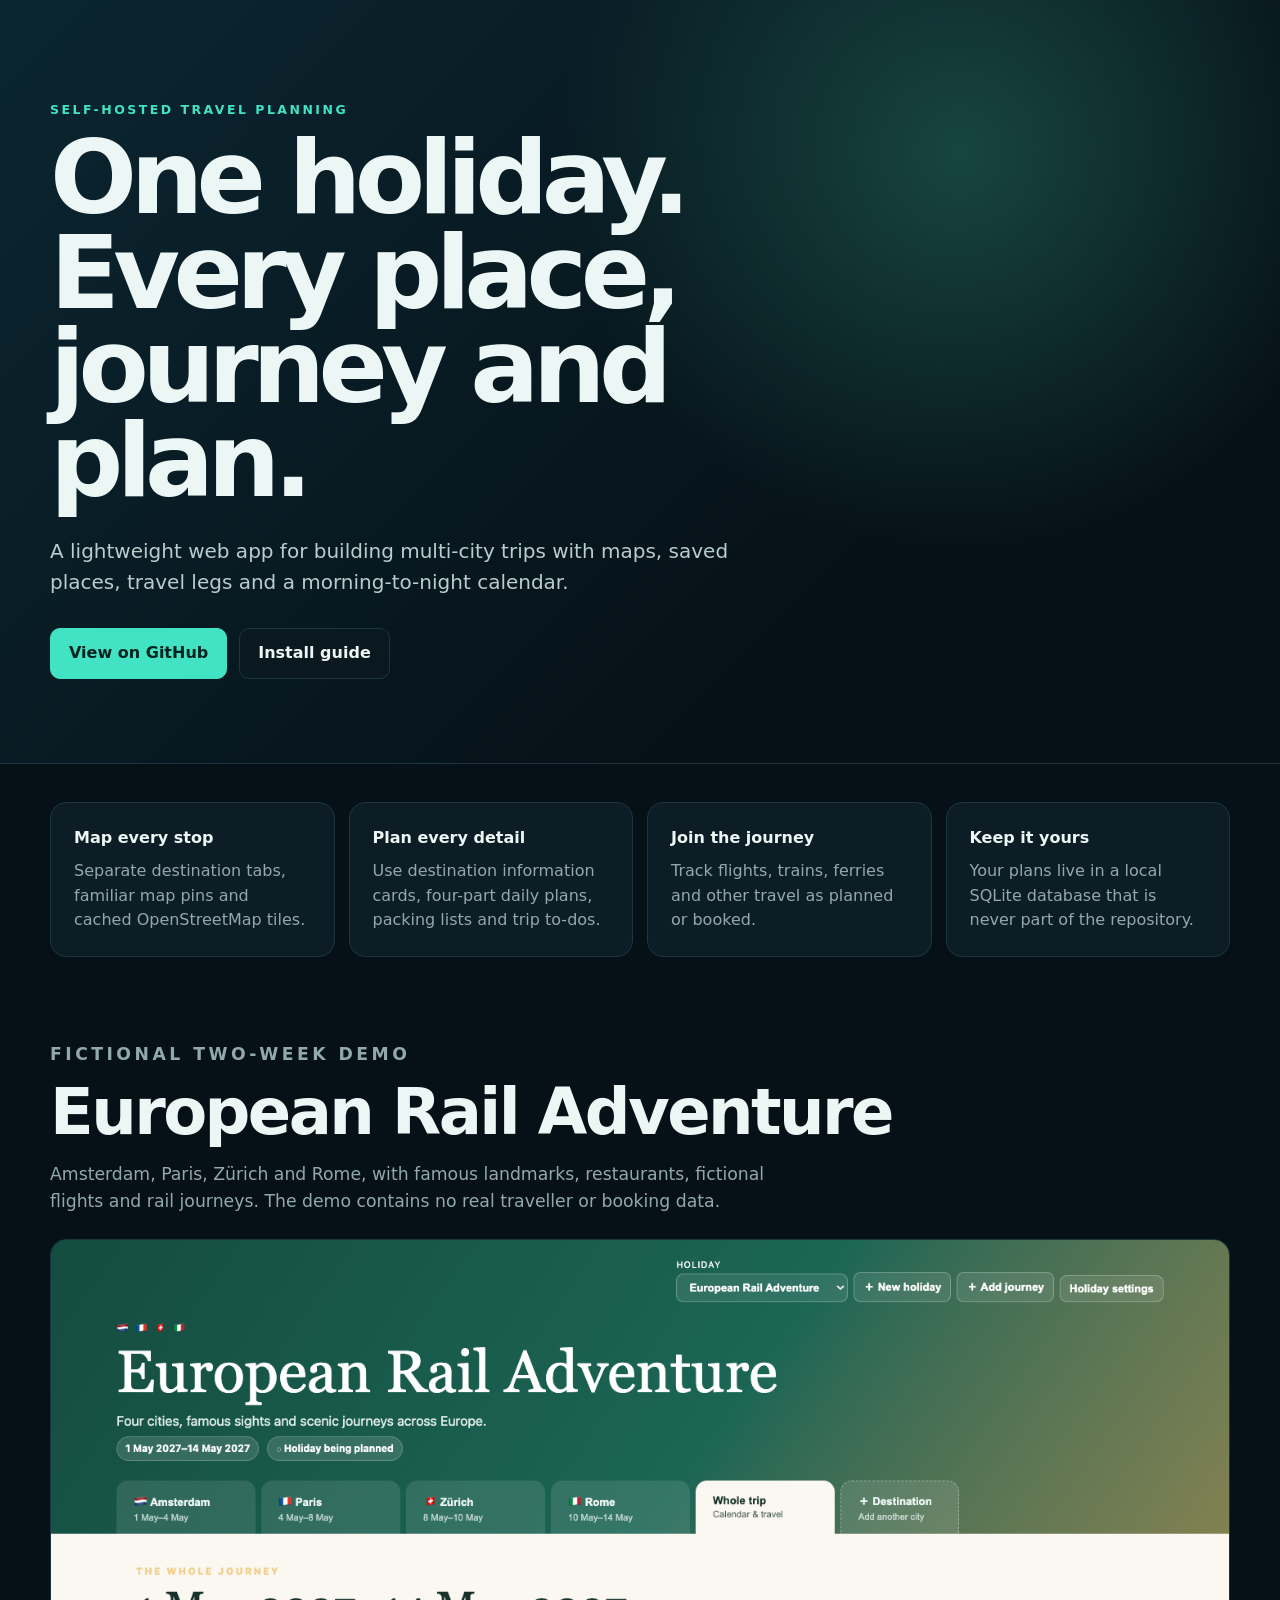
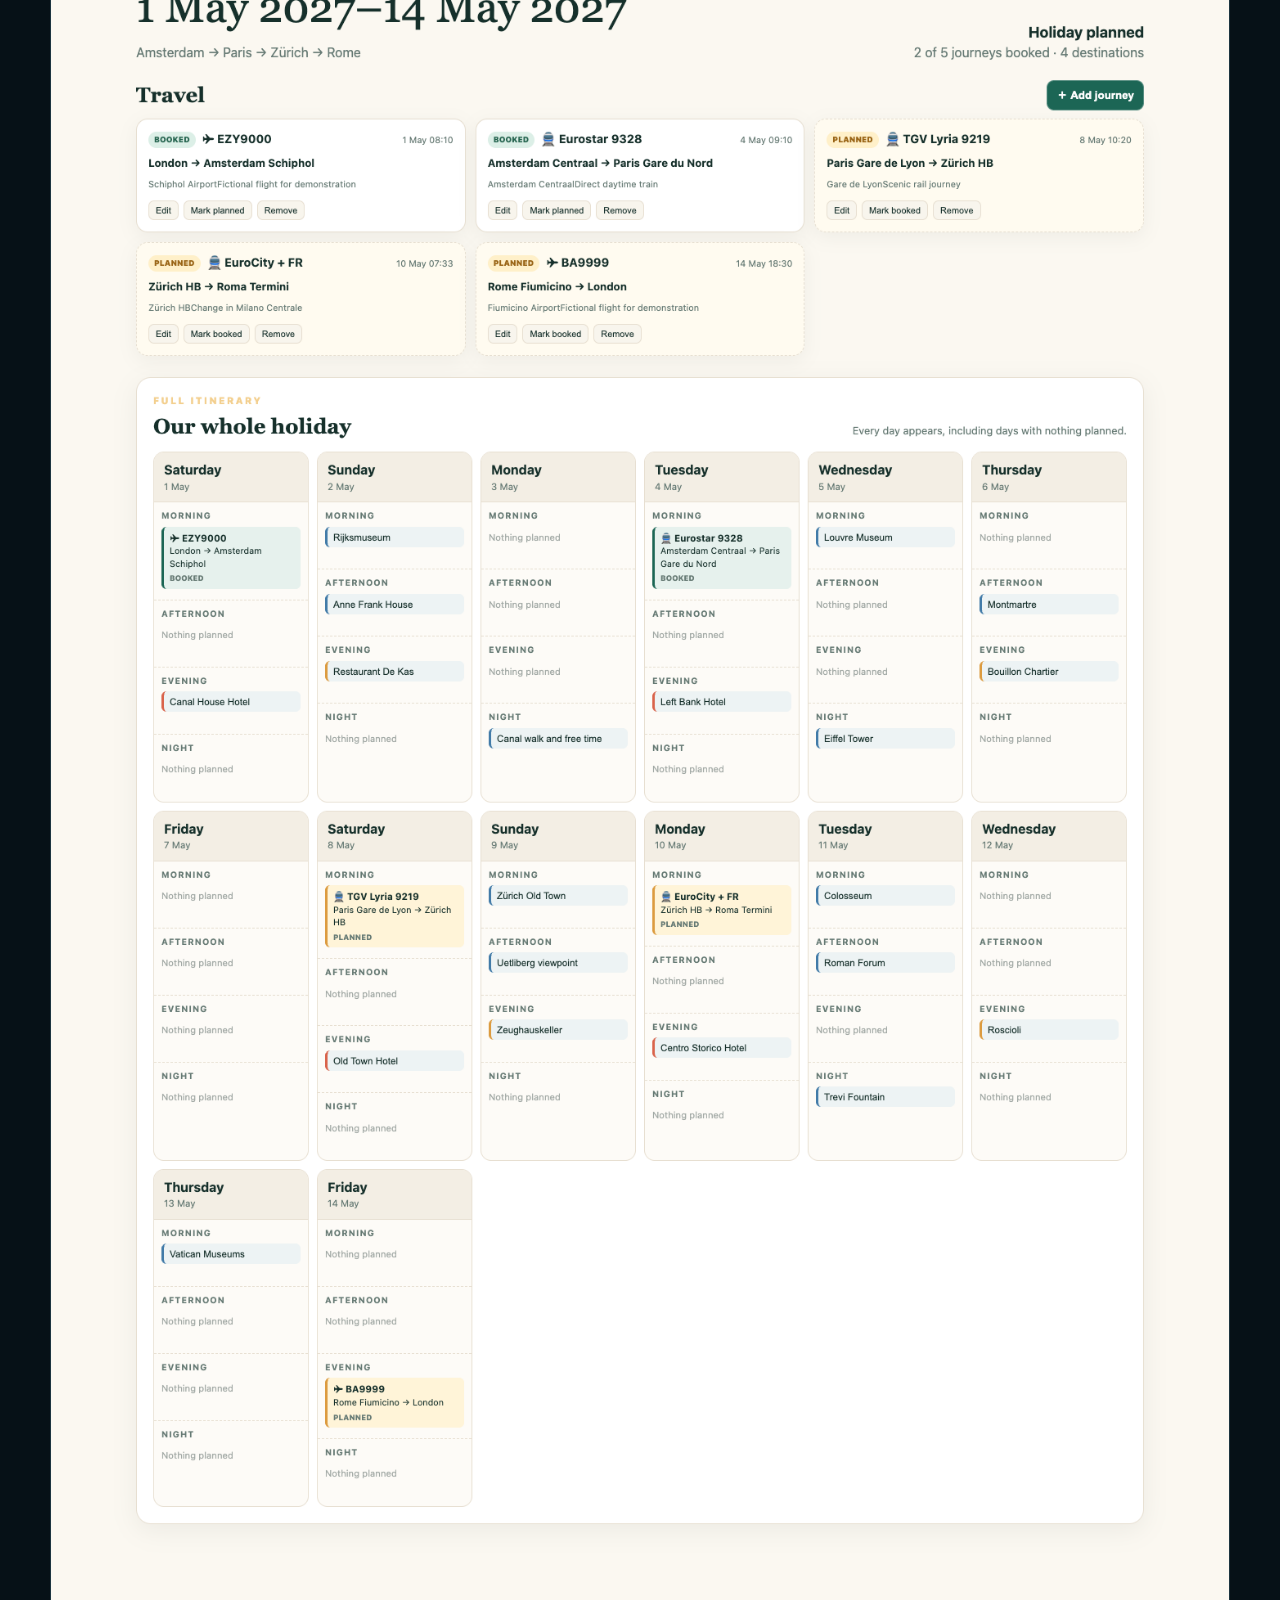
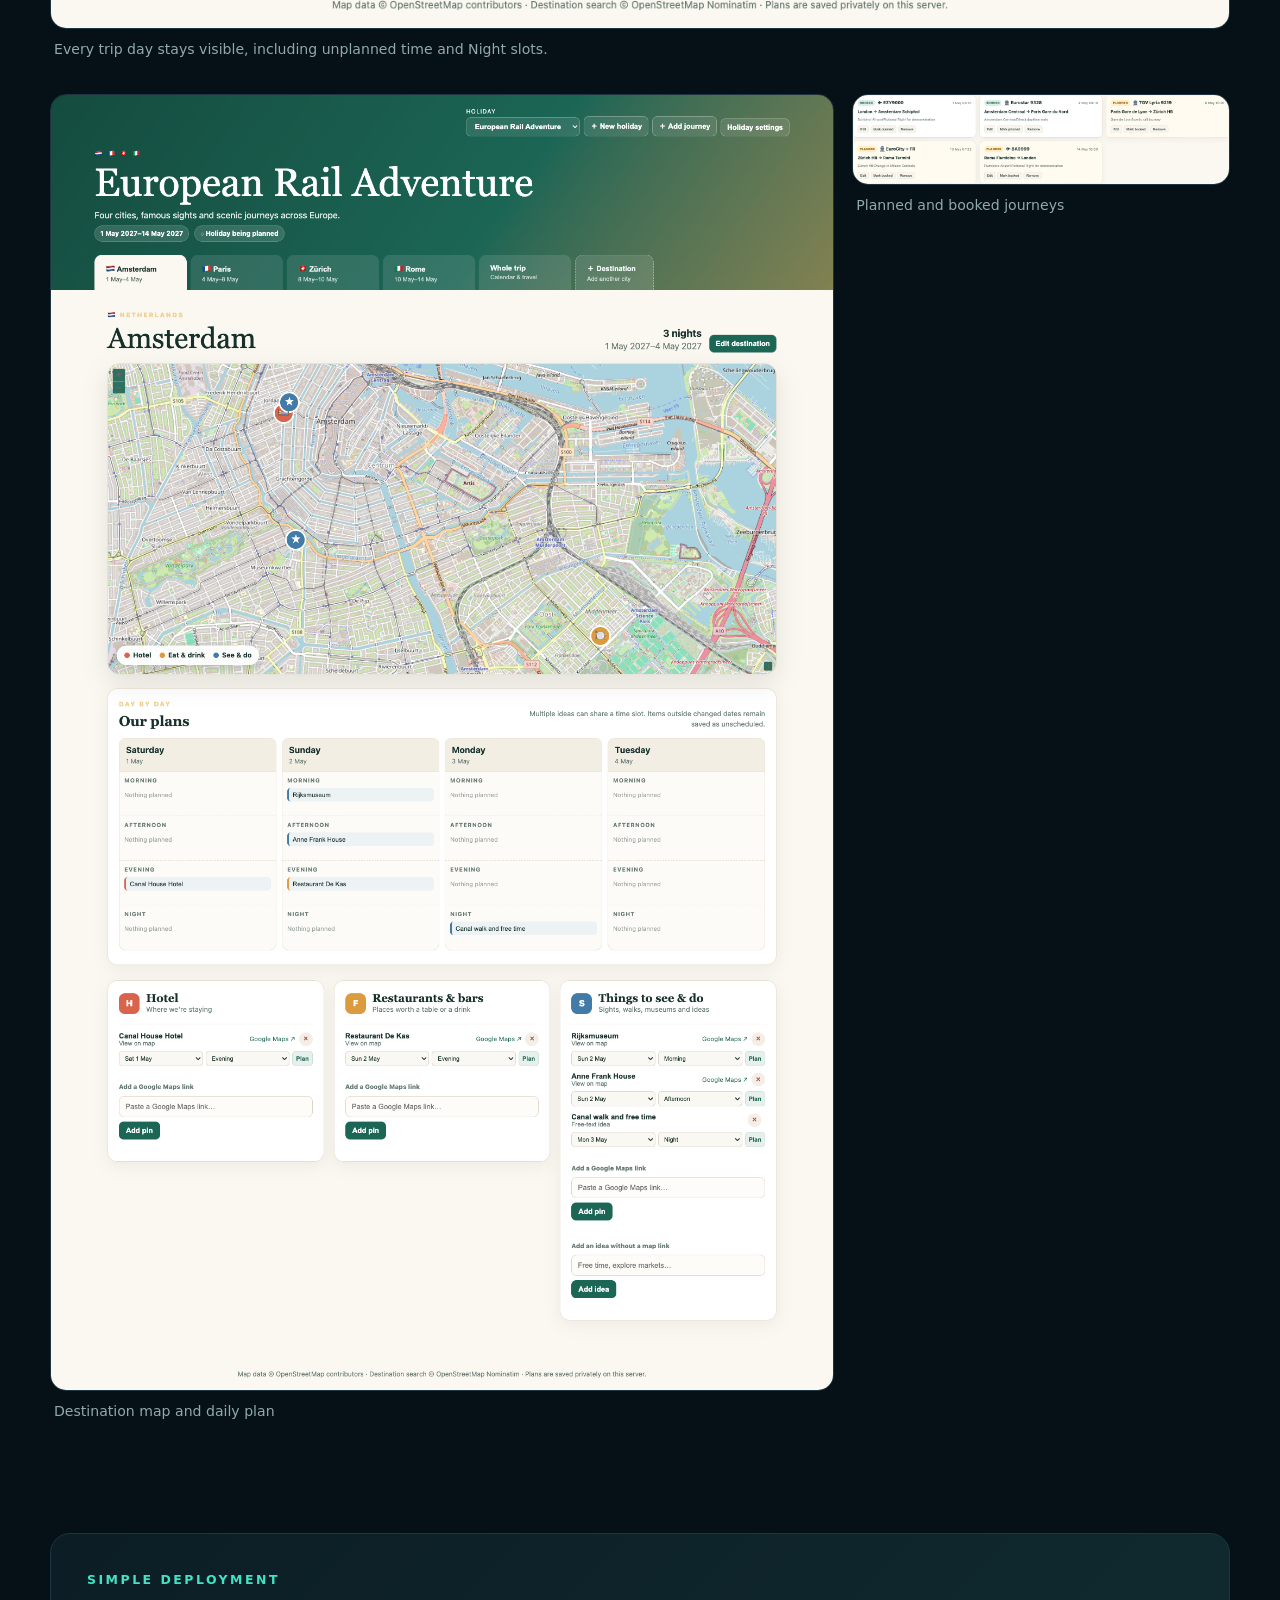
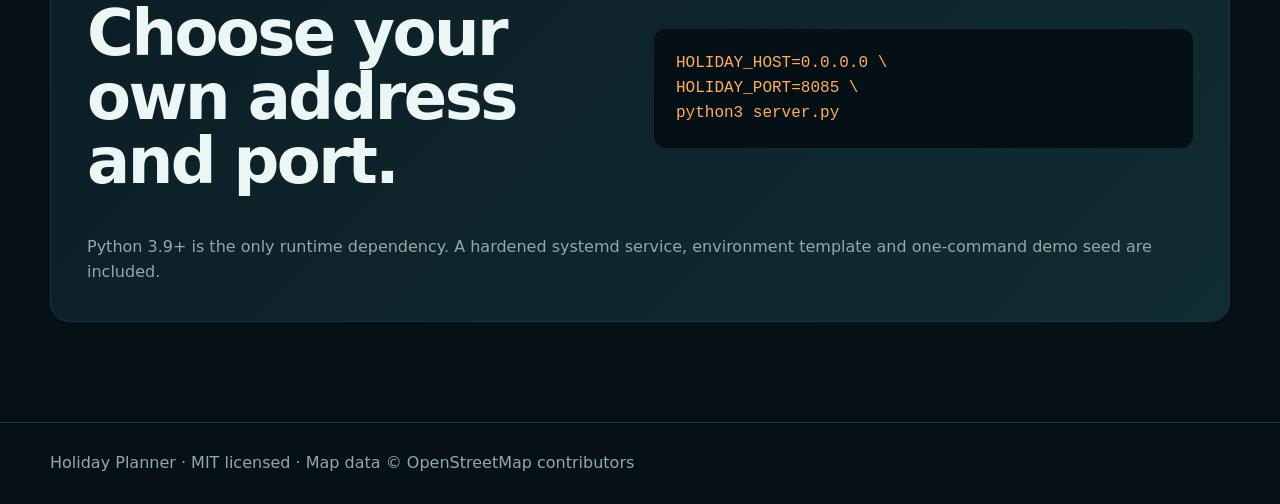
<file: docs/index.html>
<!doctype html>
<html lang="en">
<head>
  <meta charset="utf-8">
  <meta name="viewport" content="width=device-width,initial-scale=1">
  <meta name="description" content="Holiday Planner: a privacy-friendly, self-hosted web app for maps, places, journeys and flexible daily plans.">
  <title>Holiday Planner</title>
  <link rel="stylesheet" href="styles.css">
</head>
<body>
  <header class="hero">
    <div class="wrap">
      <p class="eyebrow">Self-hosted travel planning</p>
      <h1>One holiday.<br>Every place, journey and plan.</h1>
      <p class="intro">A lightweight web app for building multi-city trips with maps, saved places, travel legs and a morning-to-night calendar.</p>
      <div class="actions">
        <a class="button primary" href="https://github.com/ChimeraX-CMRX/holiday-planner">View on GitHub</a>
        <a class="button" href="https://github.com/ChimeraX-CMRX/holiday-planner#quick-start">Install guide</a>
      </div>
    </div>
  </header>

  <main class="wrap">
    <section class="features" aria-label="Features">
      <article><strong>Map every stop</strong><span>Separate destination tabs, familiar map pins and cached OpenStreetMap tiles.</span></article>
      <article><strong>Plan every detail</strong><span>Use destination information cards, four-part daily plans, packing lists and trip to-dos.</span></article>
      <article><strong>Join the journey</strong><span>Track flights, trains, ferries and other travel as planned or booked.</span></article>
      <article><strong>Keep it yours</strong><span>Your plans live in a local SQLite database that is never part of the repository.</span></article>
    </section>

    <section class="showcase">
      <p class="eyebrow">Fictional two-week demo</p>
      <h2>European Rail Adventure</h2>
      <p>Amsterdam, Paris, Zürich and Rome, with famous landmarks, restaurants, fictional flights and rail journeys. The demo contains no real traveller or booking data.</p>
      <figure class="wide"><img src="screenshots/europe-overview.png" alt="Whole holiday calendar for the fictional European Rail Adventure"><figcaption>Every trip day stays visible, including unplanned time and Night slots.</figcaption></figure>
      <div class="gallery">
        <figure><img src="screenshots/europe-destination.png" alt="Amsterdam destination map, places and calendar"><figcaption>Destination map and daily plan</figcaption></figure>
        <figure><img src="screenshots/europe-journeys.png" alt="Fictional flights and rail journeys"><figcaption>Planned and booked journeys</figcaption></figure>
      </div>
    </section>

    <section class="install">
      <div><p class="eyebrow">Simple deployment</p><h2>Choose your own address and port.</h2></div>
      <pre><code>HOLIDAY_HOST=0.0.0.0 \
HOLIDAY_PORT=8085 \
python3 server.py</code></pre>
      <p>Python 3.9+ is the only runtime dependency. A hardened systemd service, environment template and one-command demo seed are included.</p>
    </section>
  </main>

  <footer><div class="wrap">Holiday Planner · MIT licensed · Map data © OpenStreetMap contributors</div></footer>
</body>
</html>
</file>
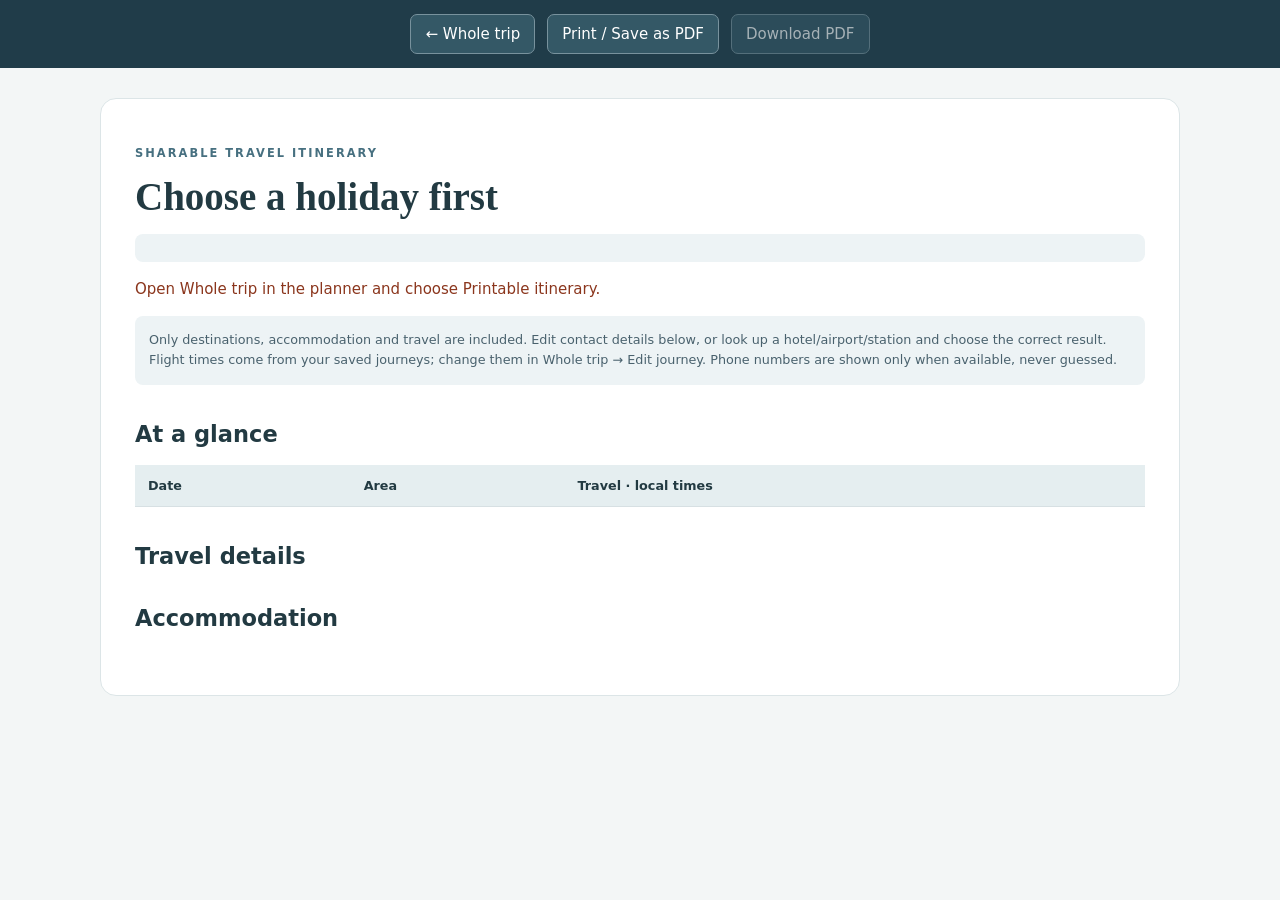
<file: itinerary.html>
<!doctype html>
<html lang="en"><head><meta charset="utf-8"><meta name="viewport" content="width=device-width,initial-scale=1"><title>Sharable travel itinerary</title><link rel="stylesheet" href="itinerary.css?v=2"></head><body>
<nav class="toolbar" aria-label="Itinerary tools"><a id="back" href="/">← Whole trip</a><button id="print">Print / Save as PDF</button><button id="download">Download PDF</button></nav>
<main><header><p class="eyebrow">SHARABLE TRAVEL ITINERARY</p><h1 id="title">Loading itinerary…</h1><p id="dates"></p><p id="notice"></p><p id="status" role="status"></p></header>
<p class="editor-note">Only destinations, accommodation and travel are included. Edit contact details below, or look up a hotel/airport/station and choose the correct result. Flight times come from your saved journeys; change them in Whole trip → Edit journey. Phone numbers are shown only when available, never guessed.</p>
<section><h2>At a glance</h2><div class="table-scroll"><table><thead><tr><th>Date</th><th>Area</th><th>Travel · local times</th></tr></thead><tbody id="calendar"></tbody></table></div></section>
<section class="print-section"><h2>Travel details</h2><div id="journeys"></div></section>
<section class="print-section"><h2>Accommodation</h2><div id="hotels"></div></section>
<footer id="generated"></footer></main><script src="itinerary.js?v=2"></script></body></html>
</file>
<file: docs/styles.css>
:root{color-scheme:dark;--bg:#061117;--panel:#0c1d25;--line:#1c3540;--ink:#ecf7f5;--muted:#91aaa9;--mint:#42e3c4;--orange:#ffae57}*{box-sizing:border-box}html{scroll-behavior:smooth}body{margin:0;background:var(--bg);color:var(--ink);font:16px/1.55 Inter,ui-sans-serif,system-ui,-apple-system,BlinkMacSystemFont,"Segoe UI",sans-serif}.wrap{width:min(1180px,calc(100% - 40px));margin:auto}.hero{padding:100px 0 84px;background:radial-gradient(circle at 75% 20%,#17453f 0,transparent 35%),linear-gradient(135deg,#0b2631,#061117 70%);border-bottom:1px solid var(--line)}.eyebrow{margin:0 0 12px;color:var(--mint);font-size:.78rem;font-weight:800;letter-spacing:.2em;text-transform:uppercase}.hero h1{max-width:850px;margin:0;font-size:clamp(3rem,8vw,7rem);line-height:.92;letter-spacing:-.065em}.intro{max-width:720px;margin:28px 0 30px;color:#b7cecc;font-size:1.25rem}.actions{display:flex;gap:12px;flex-wrap:wrap}.button{display:inline-block;padding:12px 18px;border:1px solid var(--line);border-radius:10px;color:var(--ink);text-decoration:none;font-weight:750;background:#0a1920}.button.primary{background:var(--mint);border-color:var(--mint);color:#03241e}.features{display:grid;grid-template-columns:repeat(4,1fr);gap:14px;padding:38px 0 84px}.features article{padding:23px;border:1px solid var(--line);border-radius:16px;background:var(--panel)}.features strong,.features span{display:block}.features strong{margin-bottom:8px}.features span,.showcase>p,.install>p,figcaption{color:var(--muted)}h2{margin:0 0 14px;font-size:clamp(2rem,5vw,4rem);line-height:1;letter-spacing:-.04em}.showcase>p{max-width:760px;font-size:1.08rem}.showcase figure{margin:24px 0 0}.showcase img{display:block;width:100%;border:1px solid var(--line);border-radius:16px;background:var(--panel)}figcaption{padding:10px 4px;font-size:.88rem}.gallery{display:grid;grid-template-columns:1.35fr .65fr;gap:18px;align-items:start}.install{display:grid;grid-template-columns:1fr 1fr;gap:28px;align-items:center;margin:100px 0;padding:36px;border:1px solid var(--line);border-radius:20px;background:linear-gradient(135deg,var(--panel),#102d31)}.install p:last-child{grid-column:1/-1;margin:0}.install pre{overflow:auto;margin:0;padding:22px;border-radius:12px;background:#041016;color:var(--orange)}footer{padding:28px 0;border-top:1px solid var(--line);color:var(--muted)}@media(max-width:850px){.hero{padding:72px 0}.features{grid-template-columns:1fr 1fr}.gallery,.install{grid-template-columns:1fr}.install p:last-child{grid-column:auto}}@media(max-width:520px){.wrap{width:min(100% - 24px,1180px)}.features{grid-template-columns:1fr}.hero h1{font-size:3.2rem}.install{padding:22px}}
</file>
<file: itinerary.css>
:root{font-family:system-ui,sans-serif;color:#223a42;background:#f3f6f6;font-size:15px}*{box-sizing:border-box}body{margin:0}main{max-width:1080px;margin:30px auto;padding:34px;background:white;border:1px solid #dce5e7;border-radius:16px}h1{font-family:Georgia,serif;font-size:2.6rem;margin:10px 0}h2{margin:36px 0 18px}h3{margin:0 0 12px}p{line-height:1.6;white-space:pre-line}.eyebrow{font-size:.76rem;letter-spacing:.18em;font-weight:750;color:#477080}.toolbar{position:sticky;top:0;background:#203c49;display:flex;justify-content:center;gap:12px;padding:14px;z-index:2}.toolbar a,.toolbar button{color:white;background:#345866;border:1px solid #78929d;border-radius:7px;padding:10px 14px;text-decoration:none;font:inherit;cursor:pointer}button{cursor:pointer}button:disabled{opacity:.6}#notice,.editor-note{padding:14px;border-radius:8px;background:#edf3f5;font-size:.85rem;color:#49616d}#status{color:#8b361d}table{border-collapse:collapse;width:100%;font-size:.85rem}th,td{text-align:left;vertical-align:top;padding:13px;border-bottom:1px solid #d7e0e3}th{background:#e5eef0}td:first-child{width:18%;font-weight:700}td:nth-child(2){width:40%}td p{margin:0 0 6px}tr:nth-child(even){background:#f8fafa}.detail-card{border:1px solid #d5e0e4;border-radius:10px;padding:22px;margin:18px 0;break-inside:avoid}.detail-card p{margin:6px 0}.detail-card .muted,.sources{font-size:.78rem;color:#5b717b}.sources a{color:#2e6478;margin-right:12px;overflow-wrap:anywhere}.missing{color:#985516}details.editor{margin-top:18px;border-top:1px dashed #cad7dc;padding-top:12px}summary{cursor:pointer;font-weight:700}form{margin-top:14px}.form-grid{display:grid;grid-template-columns:1fr 1fr;gap:14px}label{display:block;font-size:.84rem;font-weight:650}input,textarea,select{display:block;width:100%;font:inherit;border:1px solid #b6c8d0;border-radius:6px;padding:9px;margin:5px 0 12px}textarea{min-height:68px}form button,.lookup button{background:#2d5665;color:white;border:0;border-radius:6px;padding:10px 14px;font:inherit}.lookup{border-top:1px solid #d9e4e7;margin-top:14px;padding-top:14px}.candidate{display:block;width:100%;text-align:left;margin-top:8px;white-space:normal}.result-status{font-size:.85rem}footer{margin-top:30px;font-size:.75rem;color:#5b717b}.badge{font-size:.75rem;text-transform:uppercase;font-weight:bold;color:#50747e}@media(max-width:650px){main{margin:0;padding:18px;border-radius:0}h1{font-size:2rem}.toolbar{gap:7px;padding:9px}.toolbar a,.toolbar button{font-size:.75rem;padding:9px}.form-grid{grid-template-columns:1fr}th,td{padding:8px;font-size:.74rem}.detail-card{padding:15px}}@page{size:A4;margin:16mm}@media print{:root{font-size:10pt;background:white;color:black}.toolbar,.editor-note,.editor,#status,#notice,.sources,#generated{display:none!important}main{border:0;margin:0;padding:0;max-width:none}h1{font-size:24pt}h2{font-size:17pt;break-after:avoid}h3{break-after:avoid}.print-section{break-before:page}.detail-card{border:0;border-bottom:1px solid #ccc;padding:8px 0 16px;border-radius:0}table{font-size:8pt}th,td{padding:7px}thead{display:table-header-group}tr{break-inside:avoid}#notice{background:none;padding:0}.table-scroll{overflow:visible}.sources{font-size:7pt}a{color:black}.sources a:after{content:' (' attr(href) ')';overflow-wrap:anywhere}footer{font-size:8pt}}
</file>
